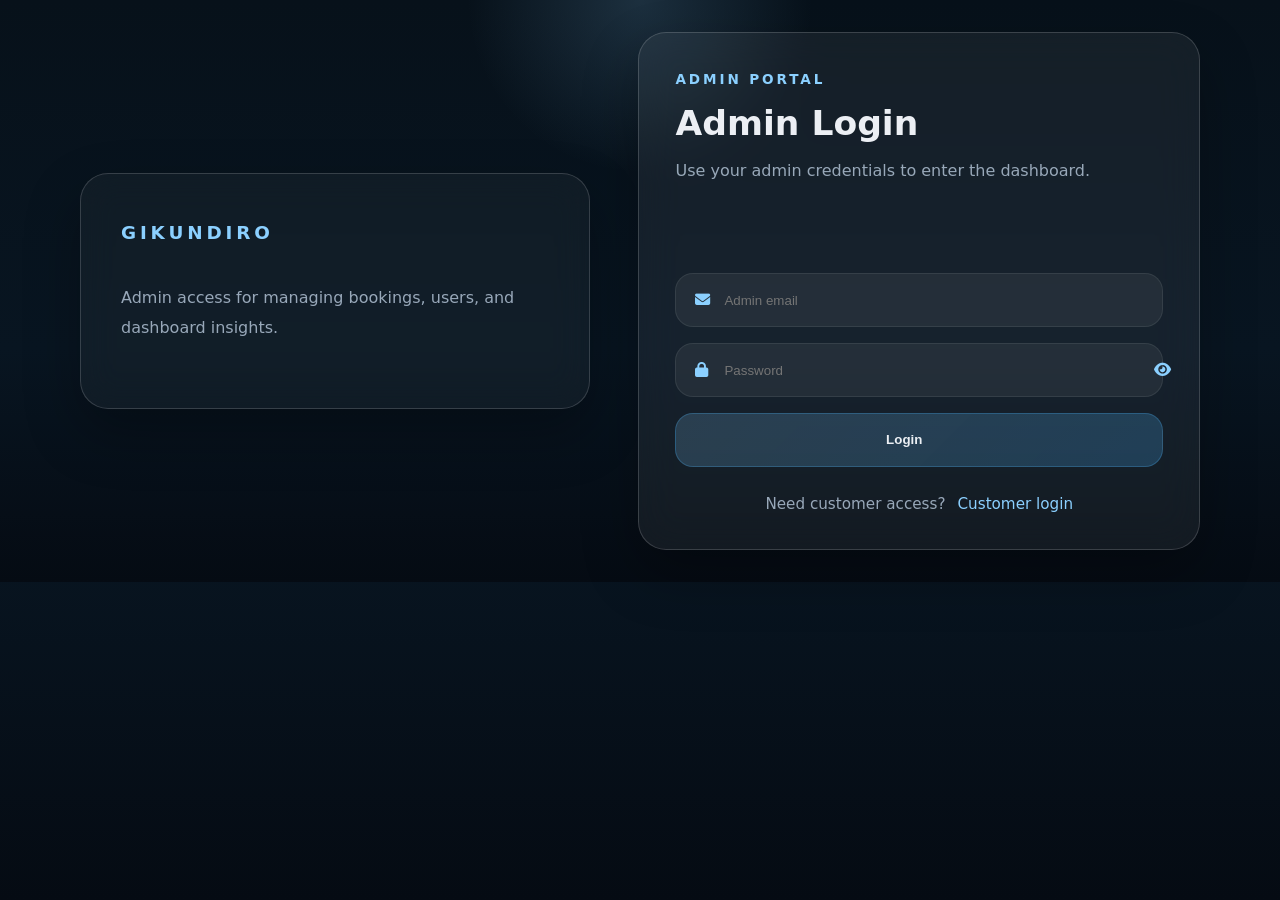
<file: admin-dashboard.html>
<!DOCTYPE html>
<html lang="en">
<head>
  <meta charset="UTF-8">
  <meta name="viewport" content="width=device-width, initial-scale=1.0">
  <title>Admin Dashboard | Gikundiro</title>
  <link rel="stylesheet" href="css/style.css">
  <link rel="stylesheet" href="https://cdnjs.cloudflare.com/ajax/libs/font-awesome/6.4.0/css/all.min.css">
</head>
<body data-page="admin-dashboard">
  <header class="dash-header">
    <div class="brand-mark">Gikundiro</div>
    <button id="logout-btn" class="btn-ghost"><i class="fa-solid fa-right-from-bracket"></i> Logout</button>
  </header>

  <main class="dashboard-layout">
    <section class="dash-panel welcome-panel">
      <div class="dash-title">
        <span>Admin Console</span>
        <h1>Administrator</h1>
      </div>
      <p class="dashboard-copy">Manage user access, review bookings, and monitor lounge performance from the admin dashboard.</p>
      <div class="action-grid">
        <a href="admin-menu.html" class="dash-card-link"><i class="fa-solid fa-utensils"></i> Manage Menu</a>
        <a href="admin-dashboard.html" class="dash-card-link"><i class="fa-solid fa-users"></i> Manage Customers</a>
        <a href="admin-dashboard.html" class="dash-card-link"><i class="fa-solid fa-chart-line"></i> View Analytics</a>
        <a href="admin-dashboard.html" class="dash-card-link"><i class="fa-solid fa-calendar-days"></i> Upcoming Events</a>
      </div>
    </section>

    <section class="dash-panel info-panel">
      <div class="dash-card">
        <h2>Admin Summary</h2>
        <p>Use the dashboard to oversee the customer experience and keep the lounge running smoothly.</p>
      </div>
      <div class="dash-card">
        <h2>Quick Actions</h2>
        <p>Approve reservations, update VIP offers, or review account activity with ease.</p>
      </div>
    </section>
  </main>

  <script src="js/script.js"></script>
</body>
</html>
</file>
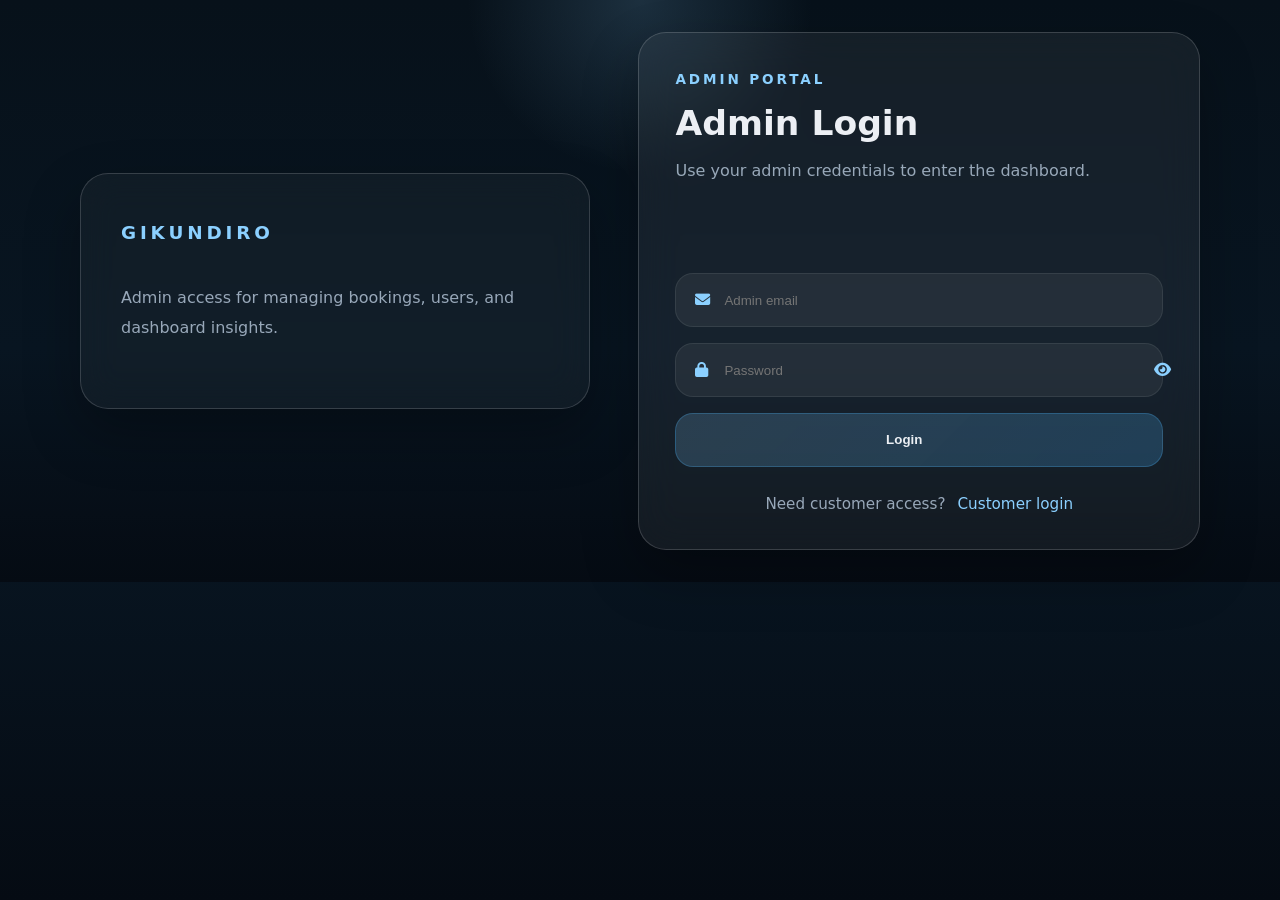
<file: admin-login.html>
<!DOCTYPE html>
<html lang="en">
<head>
  <meta charset="UTF-8">
  <meta name="viewport" content="width=device-width, initial-scale=1.0">
  <title>Admin Login | Gikundiro</title>
  <link rel="stylesheet" href="css/style.css">
  <link rel="stylesheet" href="https://cdnjs.cloudflare.com/ajax/libs/font-awesome/6.4.0/css/all.min.css">
</head>
<body data-page="admin-login">
  <div class="page-shell">
    <div class="hero-panel">
      <div class="brand-mark">Gikundiro</div>
      <p class="hero-copy">Admin access for managing bookings, users, and dashboard insights.</p>
    </div>

    <main class="form-frame">
      <div class="card-panel">
        <div class="card-head">
          <span class="card-label">Admin Portal</span>
          <h1>Admin Login</h1>
          <p>Use your admin credentials to enter the dashboard.</p>
        </div>

        <div class="alert-box" id="alert-box"></div>

        <form id="admin-form" class="auth-form">
          <div class="input-group">
            <i class="fa-solid fa-envelope"></i>
            <input type="email" id="admin-email" placeholder="Admin email" required>
          </div>

          <div class="input-group">
            <i class="fa-solid fa-lock"></i>
            <input type="password" id="admin-password" placeholder="Password" required>
            <button type="button" class="eye-toggle" data-target="admin-password"><i class="fa-solid fa-eye"></i></button>
          </div>

          <button type="submit" class="btn-primary" id="admin-button"><span>Login</span><span class="spinner"></span></button>
        </form>

        <div class="footer-line">
          <span>Need customer access?</span>
          <a href="customer-login.html">Customer login</a>
        </div>
      </div>
    </main>
  </div>
  <script src="js/script.js"></script>
</body>
</html>
</file>
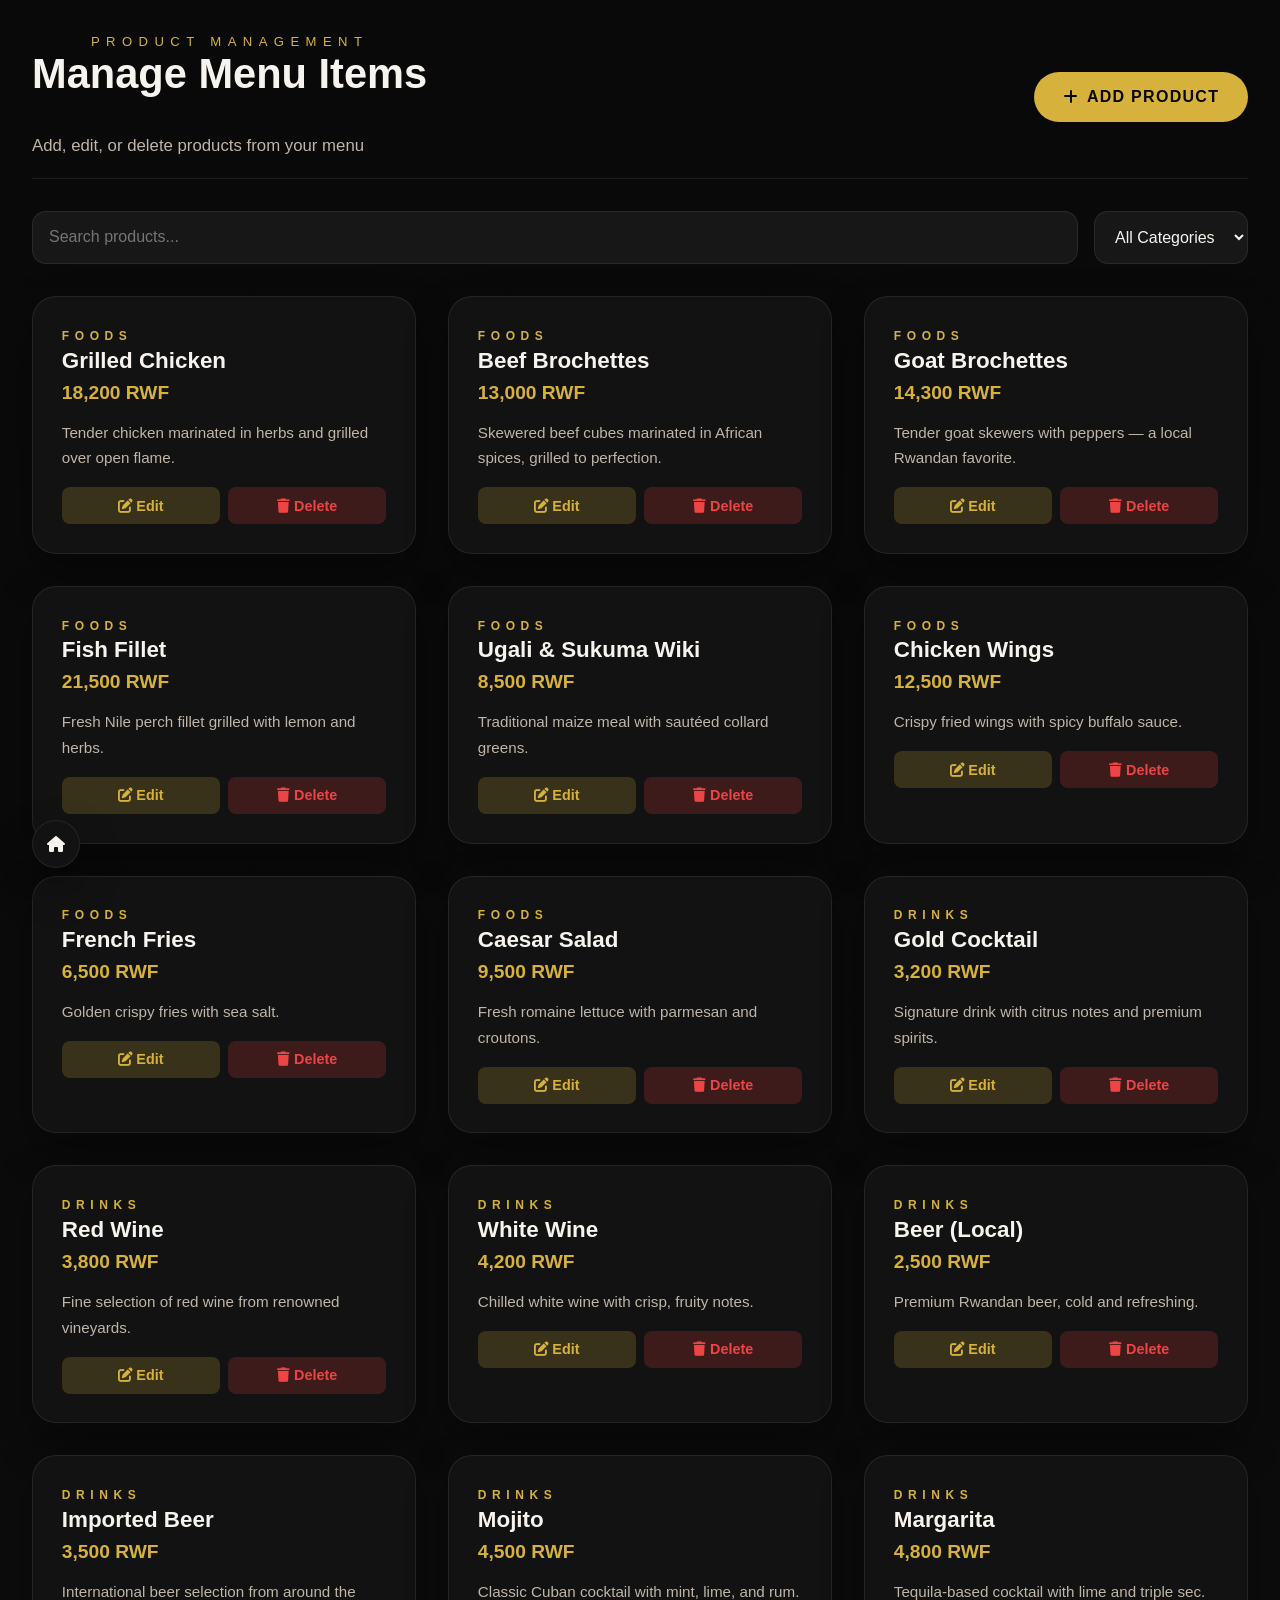
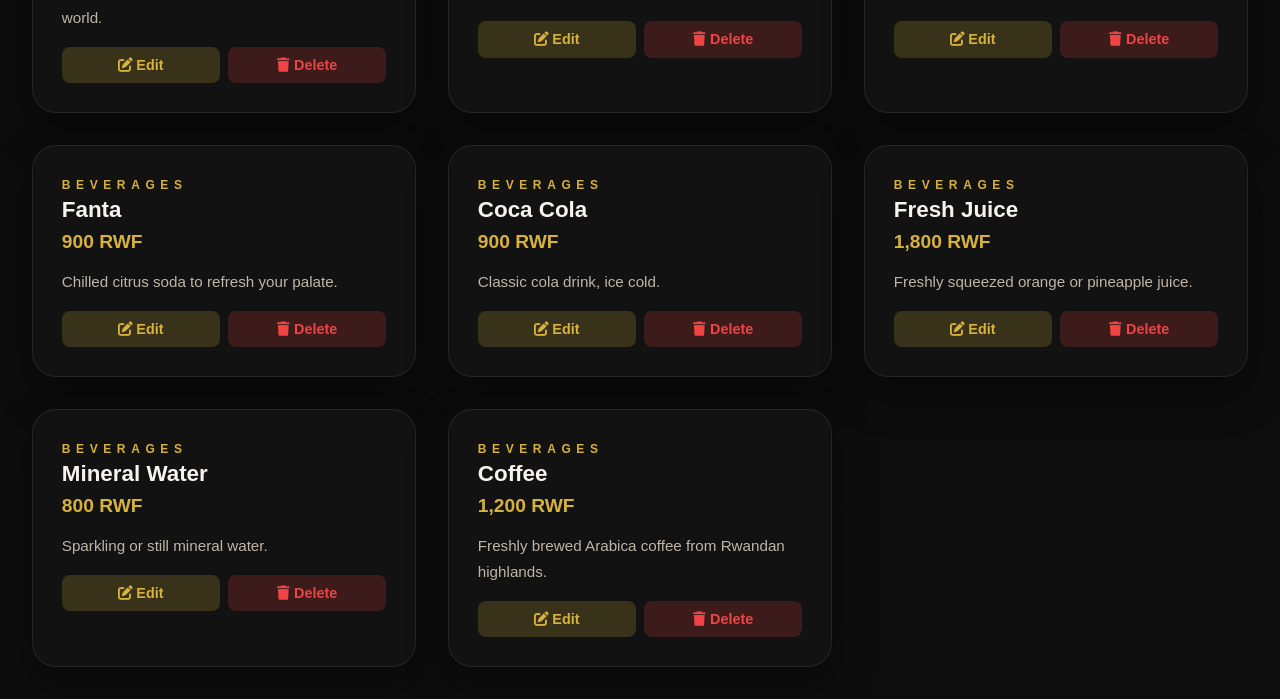
<file: admin-products.html>
<!DOCTYPE html>
<html lang="en">
<head>
    <meta charset="UTF-8">
    <meta name="viewport" content="width=device-width, initial-scale=1.0">
    <title>Product Management | Gikundiro Admin</title>
    <link rel="stylesheet" href="styles.css">
    <link rel="stylesheet" href="https://cdnjs.cloudflare.com/ajax/libs/font-awesome/6.4.0/css/all.min.css">
    <style>
        body {
            background: var(--body-bg);
            color: var(--text);
            font-family: 'Inter', sans-serif;
            min-height: 100vh;
        }
        
        .admin-container {
            max-width: 1400px;
            margin: 0 auto;
            padding: 2rem;
        }
        
        .admin-header {
            display: flex;
            justify-content: space-between;
            align-items: center;
            margin-bottom: 2rem;
            padding-bottom: 1rem;
            border-bottom: 1px solid var(--border-soft);
        }
        
        .admin-title {
            color: var(--text);
            font-size: 2.6rem;
            font-weight: 800;
            margin-bottom: 0.5rem;
        }
        
        .admin-subtitle {
            color: var(--muted);
            font-size: 1.05rem;
            line-height: 1.9;
        }
        
        .admin-actions {
            display: flex;
            gap: 1rem;
            flex-wrap: wrap;
        }
        
        .btn-add-product {
            background: var(--gold);
            color: #070707;
            border: none;
            padding: 1rem 1.8rem;
            border-radius: 999px;
            font-weight: 700;
            cursor: pointer;
            transition: all var(--transition);
            display: inline-flex;
            align-items: center;
            gap: 0.5rem;
            text-transform: uppercase;
            letter-spacing: 0.08rem;
        }
        
        .btn-add-product:hover {
            transform: translateY(-2px);
            box-shadow: 0 5px 15px rgba(214,178,60,0.3);
        }
        
        .products-grid {
            display: grid;
            gap: 2rem;
            grid-template-columns: repeat(auto-fit, minmax(320px, 1fr));
        }
        
        .product-card {
            background: var(--surface);
            border: 1px solid var(--border-soft);
            border-radius: 24px;
            padding: 1.8rem;
            box-shadow: var(--shadow);
            transition: transform var(--transition), border-color var(--transition);
        }
        
        .product-card:hover {
            transform: translateY(-5px);
            border-color: rgba(214,178,60,0.35);
        }
        
        .product-header {
            display: flex;
            justify-content: space-between;
            align-items: flex-start;
            margin-bottom: 1rem;
        }
        
        .product-info h3 {
            color: var(--text);
            font-size: 1.4rem;
            margin-bottom: 0.5rem;
        }
        
        .product-category {
            display: inline-block;
            color: var(--gold);
            text-transform: uppercase;
            letter-spacing: 0.35rem;
            font-size: 0.75rem;
            font-weight: 700;
            margin-bottom: 0.3rem;
        }
        
        .product-price {
            color: var(--gold);
            font-size: 1.2rem;
            font-weight: 800;
        }
        
        .product-description {
            color: var(--muted);
            line-height: 1.7;
            margin-bottom: 1rem;
            font-size: 0.95rem;
        }
        
        .product-actions {
            display: flex;
            gap: 0.5rem;
            justify-content: space-between;
        }
        
        .btn-edit, .btn-delete {
            padding: 0.65rem 1.2rem;
            border: none;
            border-radius: 8px;
            font-weight: 700;
            cursor: pointer;
            transition: all var(--transition);
            font-size: 0.9rem;
            flex: 1;
        }
        
        .btn-edit {
            background: rgba(214,178,60,0.2);
            color: var(--gold);
        }
        
        .btn-edit:hover {
            background: var(--gold);
            color: #070707;
            transform: scale(1.05);
        }
        
        .btn-delete {
            background: rgba(239,68,68,0.2);
            color: #ef4444;
        }
        
        .btn-delete:hover {
            background: #ef4444;
            color: white;
            transform: scale(1.05);
        }
        
        .modal-overlay {
            position: fixed;
            inset: 0;
            background: rgba(0,0,0,0.75);
            display: none;
            justify-content: center;
            align-items: center;
            padding: 1.5rem;
            z-index: 100;
        }
        
        .modal-overlay.active {
            display: flex;
        }
        
        .modal-card {
            width: 100%;
            max-width: 600px;
            background: var(--surface);
            border: 1px solid var(--border-soft);
            border-radius: 28px;
            padding: 2rem;
            box-shadow: var(--shadow);
            max-height: 90vh;
            overflow-y: auto;
        }
        
        .modal-header {
            display: flex;
            justify-content: space-between;
            align-items: center;
            margin-bottom: 1.5rem;
        }
        
        .modal-title {
            color: var(--text);
            font-size: 1.8rem;
            font-weight: 800;
        }
        
        .close-btn {
            background: none;
            border: none;
            color: var(--muted);
            font-size: 1.5rem;
            cursor: pointer;
            transition: color var(--transition);
            padding: 0.5rem;
        }
        
        .close-btn:hover {
            color: var(--text);
        }
        
        .form-group {
            margin-bottom: 1.5rem;
        }
        
        .form-group label {
            display: block;
            color: var(--text);
            font-weight: 600;
            margin-bottom: 0.5rem;
        }
        
        .form-group input,
        .form-group select,
        .form-group textarea {
            width: 100%;
            background: var(--surface-soft);
            border: 1px solid var(--border-soft);
            border-radius: 14px;
            padding: 1rem;
            color: var(--text);
            font-family: inherit;
            transition: border-color var(--transition);
        }
        
        .form-group input:focus,
        .form-group select:focus,
        .form-group textarea:focus {
            outline: none;
            border-color: var(--gold);
        }
        
        .form-group textarea {
            resize: vertical;
            min-height: 100px;
        }
        
        .form-actions {
            display: flex;
            gap: 1rem;
            justify-content: flex-end;
        }
        
        .btn-cancel {
            background: transparent;
            color: var(--text);
            border: 1px solid var(--border-soft);
            padding: 1rem 1.8rem;
            border-radius: 999px;
            font-weight: 700;
            cursor: pointer;
            transition: all var(--transition);
            text-transform: uppercase;
            letter-spacing: 0.08rem;
        }
        
        .btn-cancel:hover {
            background: var(--surface-soft);
            transform: translateY(-2px);
        }
        
        .btn-save {
            background: var(--gold);
            color: #070707;
            border: none;
            padding: 1rem 1.8rem;
            border-radius: 999px;
            font-weight: 700;
            cursor: pointer;
            transition: all var(--transition);
            text-transform: uppercase;
            letter-spacing: 0.08rem;
        }
        
        .btn-save:hover {
            transform: translateY(-2px);
            box-shadow: 0 5px 15px rgba(214,178,60,0.3);
        }
        
        .search-filter {
            display: flex;
            gap: 1rem;
            margin-bottom: 2rem;
            flex-wrap: wrap;
        }
        
        .search-input {
            flex: 1;
            min-width: 200px;
            background: var(--surface-soft);
            border: 1px solid var(--border-soft);
            border-radius: 14px;
            padding: 1rem;
            color: var(--text);
            transition: border-color var(--transition);
        }
        
        .search-input:focus {
            outline: none;
            border-color: var(--gold);
        }
        
        .filter-select {
            background: var(--surface-soft);
            border: 1px solid var(--border-soft);
            border-radius: 14px;
            padding: 1rem;
            color: var(--text);
            transition: border-color var(--transition);
        }
        
        .filter-select:focus {
            outline: none;
            border-color: var(--gold);
        }
        
        .back-to-home {
            position: fixed;
            bottom: 2rem;
            left: 2rem;
            background: var(--surface);
            border: 1px solid var(--border-soft);
            padding: 1rem;
            border-radius: 50%;
            color: var(--text);
            text-decoration: none;
            transition: all var(--transition);
            box-shadow: var(--shadow);
            width: 48px;
            height: 48px;
            display: flex;
            align-items: center;
            justify-content: center;
        }
        
        .back-to-home:hover {
            transform: translateY(-2px);
            border-color: rgba(214,178,60,0.35);
        }
        
        .empty-state {
            text-align: center;
            padding: 4rem 2rem;
            color: var(--muted);
        }
        
        .empty-state i {
            font-size: 4rem;
            color: var(--border-soft);
            margin-bottom: 1rem;
        }
        
        .empty-state h3 {
            color: var(--text);
            margin-bottom: 0.5rem;
        }
        
        .section-header {
            text-align: center;
            margin-bottom: 2rem;
        }
        
        .section-header span {
            color: var(--gold);
            text-transform: uppercase;
            letter-spacing: 0.4rem;
            font-size: 0.82rem;
        }
        
        @media (max-width: 768px) {
            .admin-header {
                flex-direction: column;
                gap: 1rem;
                align-items: flex-start;
            }
            
            .products-grid {
                grid-template-columns: 1fr;
            }
            
            .search-filter {
                flex-direction: column;
            }
            
            .admin-title {
                font-size: 2rem;
            }
        }
    </style>
</head>
<body>
    <div class="admin-container">
        <header class="admin-header">
            <div>
                <div class="section-header">
                    <span>Product Management</span>
                    <h1 class="admin-title">Manage Menu Items</h1>
                </div>
                <p class="admin-subtitle">Add, edit, or delete products from your menu</p>
            </div>
            <div class="admin-actions">
                <button class="btn-add-product" onclick="openAddModal()">
                    <i class="fas fa-plus"></i>
                    Add Product
                </button>
            </div>
        </header>

        <div class="search-filter">
            <input type="text" class="search-input" id="searchInput" placeholder="Search products..." onkeyup="filterProducts()">
            <select class="filter-select" id="categoryFilter" onchange="filterProducts()">
                <option value="">All Categories</option>
                <option value="FOODS">Foods</option>
                <option value="DRINKS">Drinks</option>
                <option value="BEVERAGES">Beverages</option>
            </select>
        </div>

        <div class="products-grid" id="productsGrid">
            <!-- Products will be loaded here -->
        </div>

        <div class="empty-state" id="emptyState" style="display: none;">
            <i class="fas fa-utensils"></i>
            <h3>No products found</h3>
            <p>Start by adding your first product</p>
        </div>
    </div>

    <a href="index.html" class="back-to-home" title="Back to Home">
        <i class="fas fa-home"></i>
    </a>

    <!-- Product Modal -->
    <div class="modal-overlay" id="productModal">
        <div class="modal-card">
            <div class="modal-header">
                <h2 class="modal-title" id="modalTitle">Add New Product</h2>
                <button class="close-btn" onclick="closeModal()">
                    <i class="fas fa-times"></i>
                </button>
            </div>
            
            <form id="productForm">
                <div class="form-group">
                    <label for="productName">Product Name *</label>
                    <input type="text" id="productName" required>
                </div>
                
                <div class="form-group">
                    <label for="productCategory">Category *</label>
                    <select id="productCategory" required>
                        <option value="">Select Category</option>
                        <option value="FOODS">Foods</option>
                        <option value="DRINKS">Drinks</option>
                        <option value="BEVERAGES">Beverages</option>
                    </select>
                </div>
                
                <div class="form-group">
                    <label for="productPrice">Price (RWF) *</label>
                    <input type="number" id="productPrice" min="0" required>
                </div>
                
                <div class="form-group">
                    <label for="productDescription">Description</label>
                    <textarea id="productDescription" placeholder="Describe your product..."></textarea>
                </div>
                
                <div class="form-group">
                    <label for="productImage">Image Path</label>
                    <input type="text" id="productImage" placeholder="./images/product.jpg">
                </div>
                
                <div class="form-actions">
                    <button type="button" class="btn-cancel" onclick="closeModal()">Cancel</button>
                    <button type="submit" class="btn-save">Save Product</button>
                </div>
            </form>
        </div>
    </div>

    <script>
        // Initialize with default menu data if localStorage is empty
        let products = JSON.parse(localStorage.getItem('gikundiroMenu')) || [
            { name: 'Grilled Chicken', desc: 'Tender chicken marinated in herbs and grilled over open flame.', price: 18200, category: 'FOODS', image: './images/JUNGLE GRILL.jfif' },
            { name: 'Beef Brochettes', desc: 'Skewered beef cubes marinated in African spices, grilled to perfection.', price: 13000, category: 'FOODS', image: './images/"The JUICIEST BBQ Kebabs Ever! 🤤🔥 _ Perfect Grill Shots!".jfif' },
            { name: 'Goat Brochettes', desc: 'Tender goat skewers with peppers — a local Rwandan favorite.', price: 14300, category: 'FOODS', image: './images/"The JUICIEST BBQ Kebabs Ever! 🤤🔥 _ Perfect Grill Shots!".jfif' },
            { name: 'Fish Fillet', desc: 'Fresh Nile perch fillet grilled with lemon and herbs.', price: 21500, category: 'FOODS', image: './images/Easy Saucy Ramen Noodles (Vegan Recipe).jfif' },
            { name: 'Ugali & Sukuma Wiki', desc: 'Traditional maize meal with sautéed collard greens.', price: 8500, category: 'FOODS', image: './images/america-vibes.jfif' },
            { name: 'Chicken Wings', desc: 'Crispy fried wings with spicy buffalo sauce.', price: 12500, category: 'FOODS', image: './images/download (20).jfif' },
            { name: 'French Fries', desc: 'Golden crispy fries with sea salt.', price: 6500, category: 'FOODS', image: './images/download (22).jfif' },
            { name: 'Caesar Salad', desc: 'Fresh romaine lettuce with parmesan and croutons.', price: 9500, category: 'FOODS', image: './images/download (23).jfif' },
            { name: 'Gold Cocktail', desc: 'Signature drink with citrus notes and premium spirits.', price: 3200, category: 'DRINKS', image: './images/download (12).jfif' },
            { name: 'Red Wine', desc: 'Fine selection of red wine from renowned vineyards.', price: 3800, category: 'DRINKS', image: './images/download (13).jfif' },
            { name: 'White Wine', desc: 'Chilled white wine with crisp, fruity notes.', price: 4200, category: 'DRINKS', image: './images/download (14).jfif' },
            { name: 'Beer (Local)', desc: 'Premium Rwandan beer, cold and refreshing.', price: 2500, category: 'DRINKS', image: './images/download (24).jfif' },
            { name: 'Imported Beer', desc: 'International beer selection from around the world.', price: 3500, category: 'DRINKS', image: './images/download (25).jfif' },
            { name: 'Mojito', desc: 'Classic Cuban cocktail with mint, lime, and rum.', price: 4500, category: 'DRINKS', image: './images/download (20).jfif' },
            { name: 'Margarita', desc: 'Tequila-based cocktail with lime and triple sec.', price: 4800, category: 'DRINKS', image: './images/download (22).jfif' },
            { name: 'Fanta', desc: 'Chilled citrus soda to refresh your palate.', price: 900, category: 'BEVERAGES', image: './images/download (23).jfif' },
            { name: 'Coca Cola', desc: 'Classic cola drink, ice cold.', price: 900, category: 'BEVERAGES', image: './images/download (24).jfif' },
            { name: 'Fresh Juice', desc: 'Freshly squeezed orange or pineapple juice.', price: 1800, category: 'BEVERAGES', image: './images/download (25).jfif' },
            { name: 'Mineral Water', desc: 'Sparkling or still mineral water.', price: 800, category: 'BEVERAGES', image: './images/Easy Saucy Ramen Noodles (Vegan Recipe).jfif' },
            { name: 'Coffee', desc: 'Freshly brewed Arabica coffee from Rwandan highlands.', price: 1200, category: 'BEVERAGES', image: './images/america-vibes.jfif' }
        ];
        let editingIndex = -1;

        function loadProducts() {
            const grid = document.getElementById('productsGrid');
            const emptyState = document.getElementById('emptyState');
            
            if (products.length === 0) {
                grid.style.display = 'none';
                emptyState.style.display = 'block';
                return;
            }
            
            grid.style.display = 'grid';
            emptyState.style.display = 'none';
            
            grid.innerHTML = products.map((product, index) => `
                <div class="product-card">
                    <div class="product-header">
                        <div class="product-info">
                            <span class="product-category">${product.category}</span>
                            <h3>${product.name}</h3>
                            <div class="product-price">${product.price.toLocaleString()} RWF</div>
                        </div>
                    </div>
                    <div class="product-description">${product.desc || 'No description available'}</div>
                    <div class="product-actions">
                        <button class="btn-edit" onclick="editProduct(${index})">
                            <i class="fas fa-edit"></i> Edit
                        </button>
                        <button class="btn-delete" onclick="deleteProduct(${index})">
                            <i class="fas fa-trash"></i> Delete
                        </button>
                    </div>
                </div>
            `).join('');
        }

        function filterProducts() {
            const searchTerm = document.getElementById('searchInput').value.toLowerCase();
            const categoryFilter = document.getElementById('categoryFilter').value;
            
            const filteredProducts = products.filter(product => {
                const matchesSearch = product.name.toLowerCase().includes(searchTerm) || 
                                     (product.desc && product.desc.toLowerCase().includes(searchTerm));
                const matchesCategory = !categoryFilter || product.category === categoryFilter;
                return matchesSearch && matchesCategory;
            });
            
            const grid = document.getElementById('productsGrid');
            const emptyState = document.getElementById('emptyState');
            
            if (filteredProducts.length === 0) {
                grid.style.display = 'none';
                emptyState.style.display = 'block';
                emptyState.innerHTML = `
                    <i class="fas fa-search"></i>
                    <h3>No products found</h3>
                    <p>Try adjusting your search or filters</p>
                `;
            } else {
                grid.style.display = 'grid';
                emptyState.style.display = 'none';
                
                grid.innerHTML = filteredProducts.map((product, index) => {
                    const originalIndex = products.indexOf(product);
                    return `
                        <div class="product-card">
                            <div class="product-header">
                                <div class="product-info">
                                    <span class="product-category">${product.category}</span>
                                    <h3>${product.name}</h3>
                                    <div class="product-price">${product.price.toLocaleString()} RWF</div>
                                </div>
                            </div>
                            <div class="product-description">${product.desc || 'No description available'}</div>
                            <div class="product-actions">
                                <button class="btn-edit" onclick="editProduct(${originalIndex})">
                                    <i class="fas fa-edit"></i> Edit
                                </button>
                                <button class="btn-delete" onclick="deleteProduct(${originalIndex})">
                                    <i class="fas fa-trash"></i> Delete
                                </button>
                            </div>
                        </div>
                    `;
                }).join('');
            }
        }

        function openAddModal() {
            editingIndex = -1;
            document.getElementById('modalTitle').textContent = 'Add New Product';
            document.getElementById('productForm').reset();
            document.getElementById('productModal').classList.add('active');
        }

        function editProduct(index) {
            editingIndex = index;
            const product = products[index];
            
            document.getElementById('modalTitle').textContent = 'Edit Product';
            document.getElementById('productName').value = product.name;
            document.getElementById('productCategory').value = product.category;
            document.getElementById('productPrice').value = product.price;
            document.getElementById('productDescription').value = product.desc || '';
            document.getElementById('productImage').value = product.image || '';
            
            document.getElementById('productModal').classList.add('active');
        }

        function closeModal() {
            document.getElementById('productModal').classList.remove('active');
            document.getElementById('productForm').reset();
            editingIndex = -1;
        }

        function deleteProduct(index) {
            if (confirm('Are you sure you want to delete this product?')) {
                products.splice(index, 1);
                localStorage.setItem('gikundiroMenu', JSON.stringify(products));
                loadProducts();
                
                // Show success message
                const successMsg = document.createElement('div');
                successMsg.style.cssText = `
                    position: fixed;
                    top: 2rem;
                    right: 2rem;
                    background: #4ade80;
                    color: #070707;
                    padding: 1rem 1.5rem;
                    border-radius: 12px;
                    font-weight: 600;
                    z-index: 1000;
                    animation: slideIn 0.3s ease;
                `;
                successMsg.textContent = 'Product deleted successfully!';
                document.body.appendChild(successMsg);
                
                setTimeout(() => {
                    successMsg.remove();
                }, 3000);
            }
        }

        document.getElementById('productForm').addEventListener('submit', function(e) {
            e.preventDefault();
            
            const productData = {
                name: document.getElementById('productName').value,
                category: document.getElementById('productCategory').value,
                price: parseInt(document.getElementById('productPrice').value),
                desc: document.getElementById('productDescription').value,
                image: document.getElementById('productImage').value || './images/default-product.jpg'
            };
            
            if (editingIndex >= 0) {
                products[editingIndex] = productData;
                successMessage = 'Product updated successfully!';
            } else {
                products.push(productData);
                successMessage = 'Product added successfully!';
            }
            
            localStorage.setItem('gikundiroMenu', JSON.stringify(products));
            loadProducts();
            closeModal();
            
            // Show success message
            const successMsg = document.createElement('div');
            successMsg.style.cssText = `
                position: fixed;
                top: 2rem;
                right: 2rem;
                background: #4ade80;
                color: #070707;
                padding: 1rem 1.5rem;
                border-radius: 12px;
                font-weight: 600;
                z-index: 1000;
                animation: slideIn 0.3s ease;
            `;
            successMsg.textContent = successMessage;
            document.body.appendChild(successMsg);
            
            setTimeout(() => {
                successMsg.remove();
            }, 3000);
        });

        // Close modal when clicking outside
        document.getElementById('productModal').addEventListener('click', function(e) {
            if (e.target === this) {
                closeModal();
            }
        });

        // Add animation
        const style = document.createElement('style');
        style.textContent = `
            @keyframes slideIn {
                from {
                    transform: translateX(100%);
                    opacity: 0;
                }
                to {
                    transform: translateX(0);
                    opacity: 1;
                }
            }
        `;
        document.head.appendChild(style);

        // Initialize
        document.addEventListener('DOMContentLoaded', function() {
            loadProducts();
        });
    </script>
</body>
</html>
</file>
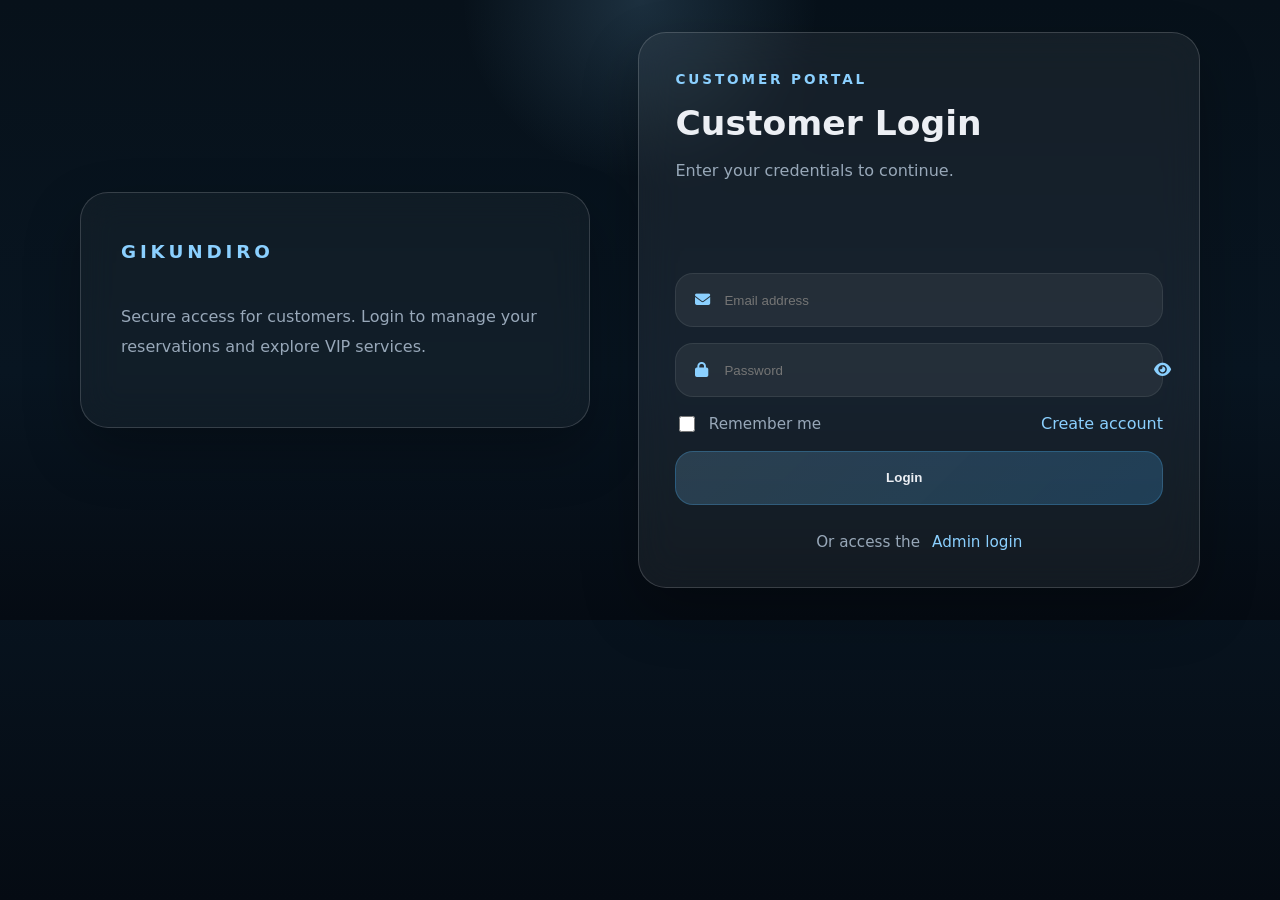
<file: customer-dashboard.html>
<!DOCTYPE html>
<html lang="en">
<head>
  <meta charset="UTF-8">
  <meta name="viewport" content="width=device-width, initial-scale=1.0">
  <title>Customer Dashboard | Gikundiro</title>
  <link rel="stylesheet" href="css/style.css">
  <link rel="stylesheet" href="https://cdnjs.cloudflare.com/ajax/libs/font-awesome/6.4.0/css/all.min.css">
</head>
<body data-page="customer-dashboard">
  <header class="dash-header">
    <div class="brand-mark">Gikundiro</div>
    <button id="logout-btn" class="btn-ghost"><i class="fa-solid fa-right-from-bracket"></i> Logout</button>
  </header>

  <main class="dashboard-layout">
    <section class="dash-panel welcome-panel">
      <div class="dash-title">
        <span>Welcome back</span>
        <h1 id="dashboard-title">Customer</h1>
      </div>
      <p id="dashboard-message">Your customer dashboard is ready. Manage your bookings and explore premium lounge services.</p>
      <div class="action-grid">
        <a href="customer-login.html" class="dash-card-link"><i class="fa-solid fa-calendar-check"></i> View Reservations</a>
        <a href="customer-login.html" class="dash-card-link"><i class="fa-solid fa-glass-cheers"></i> Explore VIP Menu</a>
        <a href="customer-login.html" class="dash-card-link"><i class="fa-solid fa-comments"></i> Contact Support</a>
      </div>
    </section>

    <section class="dash-panel info-panel">
      <div class="dash-card">
        <h2>Customer Overview</h2>
        <p>Access your latest bookings, favorite rooms, and upcoming events from one place.</p>
      </div>
      <div class="dash-card">
        <h2>Exclusive Offers</h2>
        <p>Sign in often to receive VIP recommendations and seasonal promotions.</p>
      </div>
    </section>
  </main>

  <script src="js/script.js"></script>
</body>
</html>
</file>
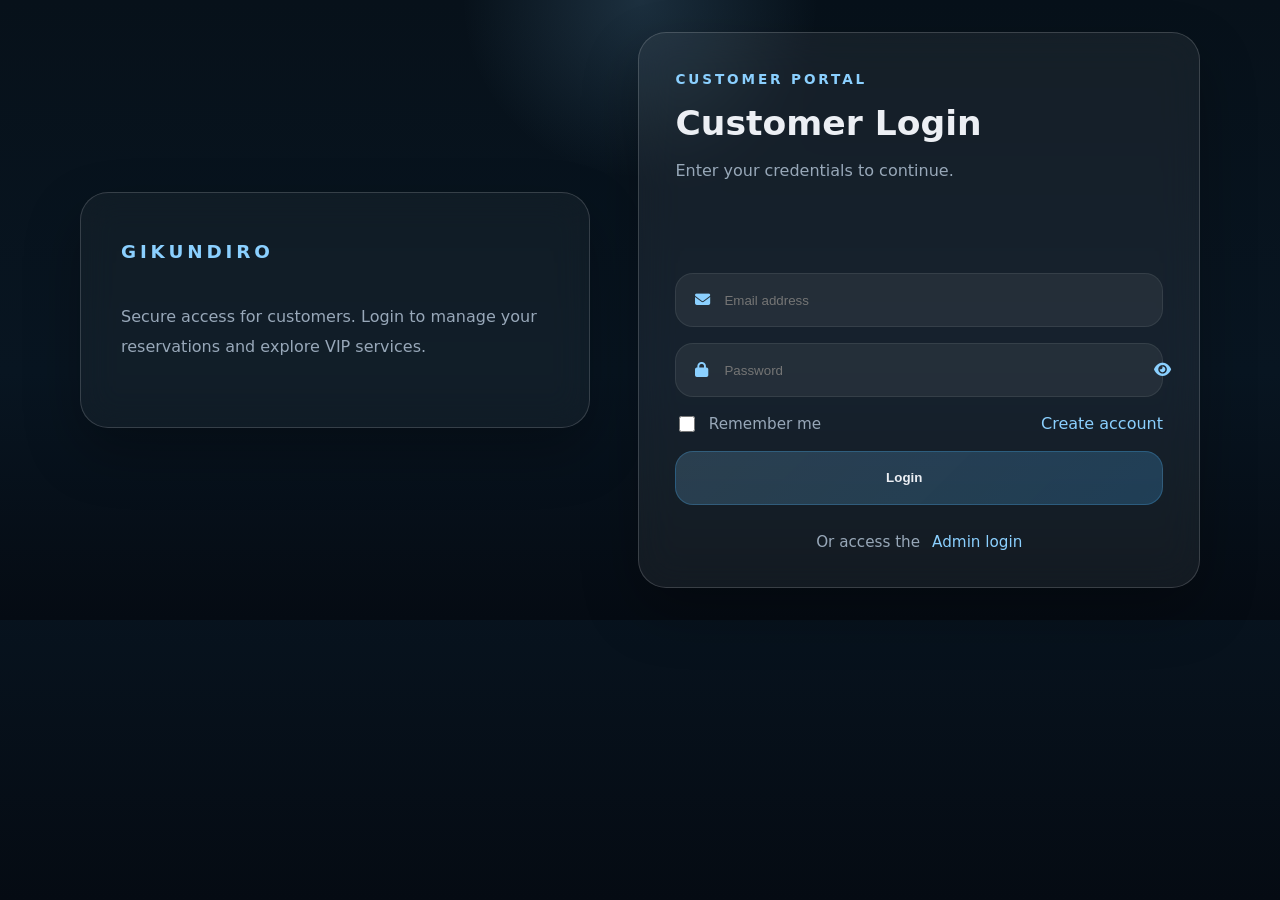
<file: customer-login.html>
<!DOCTYPE html>
<html lang="en">
<head>
  <meta charset="UTF-8">
  <meta name="viewport" content="width=device-width, initial-scale=1.0">
  <title>Customer Login | Gikundiro</title>
  <link rel="stylesheet" href="css/style.css">
  <link rel="stylesheet" href="https://cdnjs.cloudflare.com/ajax/libs/font-awesome/6.4.0/css/all.min.css">
</head>
<body data-page="customer-login">
  <div class="page-shell">
    <div class="hero-panel">
      <div class="brand-mark">Gikundiro</div>
      <p class="hero-copy">Secure access for customers. Login to manage your reservations and explore VIP services.</p>
    </div>

    <main class="form-frame">
      <div class="card-panel">
        <div class="card-head">
          <span class="card-label">Customer Portal</span>
          <h1>Customer Login</h1>
          <p>Enter your credentials to continue.</p>
        </div>

        <div class="alert-box" id="alert-box"></div>

        <form id="login-form" class="auth-form">
          <div class="input-group">
            <i class="fa-solid fa-envelope"></i>
            <input type="email" id="login-email" placeholder="Email address" required>
          </div>

          <div class="input-group">
            <i class="fa-solid fa-lock"></i>
            <input type="password" id="login-password" placeholder="Password" required>
            <button type="button" class="eye-toggle" data-target="login-password"><i class="fa-solid fa-eye"></i></button>
          </div>

          <div class="form-row between">
            <label class="checkbox-label"><input type="checkbox" id="remember-me"><span>Remember me</span></label>
            <a href="customer-signup.html" class="text-link">Create account</a>
          </div>

          <button type="submit" class="btn-primary" id="login-button"><span>Login</span><span class="spinner"></span></button>
        </form>

        <div class="footer-line">
          <span>Or access the</span>
          <a href="admin-login.html">Admin login</a>
        </div>
      </div>
    </main>
  </div>
  <script src="js/script.js"></script>
</body>
</html>
</file>
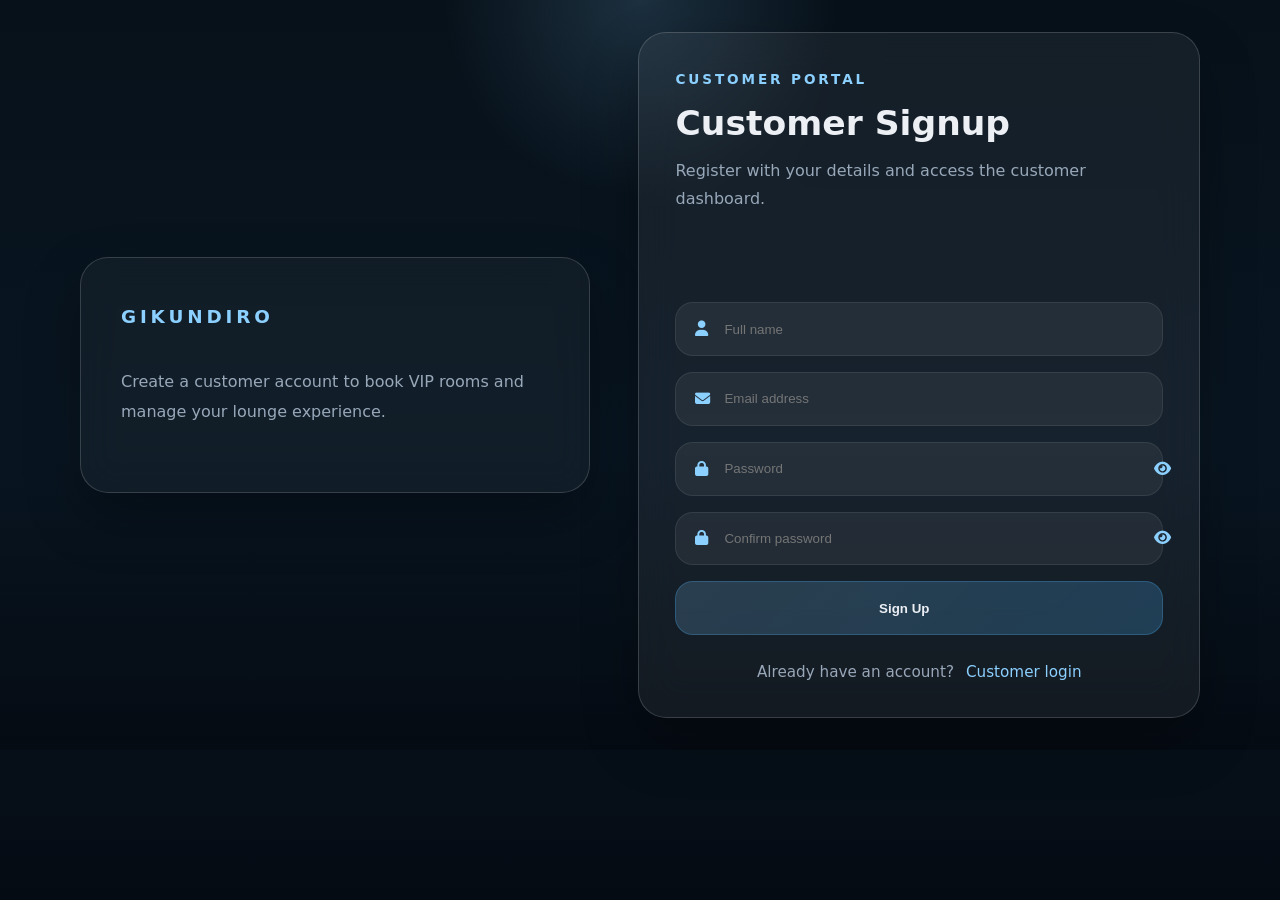
<file: customer-signup.html>
<!DOCTYPE html>
<html lang="en">
<head>
  <meta charset="UTF-8">
  <meta name="viewport" content="width=device-width, initial-scale=1.0">
  <title>Customer Signup | Gikundiro</title>
  <link rel="stylesheet" href="css/style.css">
  <link rel="stylesheet" href="https://cdnjs.cloudflare.com/ajax/libs/font-awesome/6.4.0/css/all.min.css">
</head>
<body data-page="customer-signup">
  <div class="page-shell">
    <div class="hero-panel">
      <div class="brand-mark">Gikundiro</div>
      <p class="hero-copy">Create a customer account to book VIP rooms and manage your lounge experience.</p>
    </div>

    <main class="form-frame">
      <div class="card-panel">
        <div class="card-head">
          <span class="card-label">Customer Portal</span>
          <h1>Customer Signup</h1>
          <p>Register with your details and access the customer dashboard.</p>
        </div>

        <div class="alert-box" id="alert-box"></div>

        <form id="signup-form" class="auth-form">
          <div class="input-group">
            <i class="fa-solid fa-user"></i>
            <input type="text" id="signup-name" placeholder="Full name" required>
          </div>

          <div class="input-group">
            <i class="fa-solid fa-envelope"></i>
            <input type="email" id="signup-email" placeholder="Email address" required>
          </div>

          <div class="input-group">
            <i class="fa-solid fa-lock"></i>
            <input type="password" id="signup-password" placeholder="Password" required>
            <button type="button" class="eye-toggle" data-target="signup-password"><i class="fa-solid fa-eye"></i></button>
          </div>

          <div class="input-group">
            <i class="fa-solid fa-lock"></i>
            <input type="password" id="signup-confirm" placeholder="Confirm password" required>
            <button type="button" class="eye-toggle" data-target="signup-confirm"><i class="fa-solid fa-eye"></i></button>
          </div>

          <button type="submit" class="btn-primary" id="signup-button"><span>Sign Up</span><span class="spinner"></span></button>
        </form>

        <div class="footer-line">
          <span>Already have an account?</span>
          <a href="customer-login.html">Customer login</a>
        </div>
      </div>
    </main>
  </div>
  <script src="js/script.js"></script>
</body>
</html>
</file>
<file: css/style.css>
:root {
  --bg: #0d1117;
  --panel: rgba(255,255,255,0.08);
  --panel-strong: rgba(255,255,255,0.12);
  --text: #eceff4;
  --muted: #98a8b9;
  --accent: #8bd0ff;
  --accent-strong: #4bb7ff;
  --success: #7ee787;
  --error: #ff7a7a;
  --shadow: 0 24px 55px rgba(0,0,0,0.28);
  --radius: 28px;
  --border: rgba(255,255,255,0.16);
  --border-soft: rgba(255,255,255,0.08);
}

* {
  box-sizing: border-box;
}

html, body {
  margin: 0;
  min-height: 100%;
  font-family: Inter, system-ui, -apple-system, BlinkMacSystemFont, "Segoe UI", sans-serif;
  background: radial-gradient(circle at top, rgba(139,208,255,0.16), transparent 20%),
              linear-gradient(180deg, #07111a 0%, #081521 60%, #050b13 100%);
  color: var(--text);
}

body {
  display: flex;
  align-items: center;
  justify-content: center;
  padding: 2rem;
}

img {
  max-width: 100%;
  display: block;
}

.page-shell {
  width: min(1120px, 100%);
  display: grid;
  grid-template-columns: 1fr 1.1fr;
  gap: 3rem;
  align-items: center;
}

.hero-panel {
  padding: 3rem 2.5rem;
  border-radius: var(--radius);
  border: 1px solid var(--border);
  background: rgba(255,255,255,0.04);
  backdrop-filter: blur(18px);
  box-shadow: var(--shadow);
}

.brand-mark {
  display: inline-flex;
  align-items: center;
  gap: 0.8rem;
  color: var(--accent);
  font-size: 1.15rem;
  font-weight: 700;
  letter-spacing: 0.24rem;
  text-transform: uppercase;
  margin-bottom: 1.5rem;
}

.hero-copy {
  font-size: 1rem;
  line-height: 1.9;
  color: var(--muted);
  max-width: 40rem;
}

.form-frame,
.dashboard-layout {
  display: flex;
  align-items: center;
  justify-content: center;
}

.card-panel,
.dash-panel {
  width: 100%;
  background: rgba(255,255,255,0.06);
  border: 1px solid var(--border);
  border-radius: var(--radius);
  box-shadow: var(--shadow);
  backdrop-filter: blur(20px);
  padding: 2.25rem;
}

.card-head {
  margin-bottom: 2rem;
}

.card-label {
  display: inline-flex;
  margin-bottom: 1rem;
  color: var(--accent);
  font-size: 0.85rem;
  font-weight: 700;
  text-transform: uppercase;
  letter-spacing: 0.18rem;
}

.card-head h1 {
  margin: 0;
  font-size: clamp(2rem, 2.7vw, 2.75rem);
}

.card-head p {
  color: var(--muted);
  line-height: 1.8;
  margin-top: 0.85rem;
}

.auth-form {
  display: grid;
  gap: 1rem;
}

.input-group {
  position: relative;
  display: grid;
}

.input-group i {
  position: absolute;
  left: 1.2rem;
  top: 50%;
  transform: translateY(-50%);
  color: var(--accent);
  font-size: 0.95rem;
}

.input-group input {
  width: 100%;
  border: 1px solid var(--border-soft);
  border-radius: 18px;
  padding: 1.15rem 1.3rem 1.15rem 3rem;
  background: rgba(255,255,255,0.06);
  color: var(--text);
  outline: none;
  transition: border-color 0.25s ease, transform 0.25s ease, background 0.25s ease;
}

.input-group input:focus {
  border-color: rgba(139,208,255,0.75);
  background: rgba(255,255,255,0.1);
  transform: translateY(-1px);
}

.eye-toggle {
  position: absolute;
  right: 1rem;
  top: 50%;
  transform: translateY(-50%);
  border: none;
  background: transparent;
  color: var(--muted);
  font-size: 0.95rem;
  cursor: pointer;
}

.form-row {
  display: flex;
  align-items: center;
  justify-content: space-between;
  gap: 1rem;
  flex-wrap: wrap;
}

.checkbox-label {
  display: inline-flex;
  align-items: center;
  gap: 0.65rem;
  color: var(--muted);
  font-size: 0.95rem;
}

.checkbox-label input {
  width: 1rem;
  height: 1rem;
  accent-color: var(--accent);
}

.text-link,
.footer-line a {
  color: var(--accent);
  text-decoration: none;
  transition: color 0.2s ease;
}

.text-link:hover,
.footer-line a:hover {
  color: var(--accent-strong);
}

.btn-primary,
.btn-ghost {
  display: inline-flex;
  align-items: center;
  justify-content: center;
  gap: 0.75rem;
  width: 100%;
  padding: 1.05rem 1.2rem;
  border-radius: 18px;
  border: 1px solid transparent;
  cursor: pointer;
  transition: transform 0.2s ease, background 0.2s ease, border-color 0.2s ease;
  font-weight: 700;
}

.btn-primary {
  background: linear-gradient(135deg, rgba(139,208,255,0.18), rgba(75,183,255,0.22));
  color: var(--text);
  border-color: rgba(75,183,255,0.25);
}

.btn-primary:hover {
  transform: translateY(-2px);
  background: linear-gradient(135deg, rgba(139,208,255,0.26), rgba(75,183,255,0.3));
}

.btn-ghost {
  color: var(--text);
  border-color: var(--border-soft);
  background: rgba(255,255,255,0.03);
  max-width: 220px;
}

.btn-ghost:hover {
  background: rgba(255,255,255,0.08);
}

.spinner {
  width: 18px;
  height: 18px;
  border: 2px solid rgba(255,255,255,0.2);
  border-top-color: var(--text);
  border-radius: 50%;
  animation: spin 0.75s linear infinite;
  opacity: 0;
  transform: scale(0.9);
}

.btn-loading .spinner {
  opacity: 1;
  transform: scale(1);
}

.alert-box {
  min-height: 2.5rem;
  border-radius: 16px;
  border: 1px solid transparent;
  background: transparent;
  color: var(--text);
  padding: 0.85rem 1rem;
  margin-bottom: 1rem;
  transition: background 0.25s ease, border-color 0.25s ease, color 0.25s ease;
}

.alert-box.show {
  display: block;
}

.alert-box.success {
  background: rgba(126,231,135,0.14);
  border-color: rgba(126,231,135,0.28);
  color: #deffdd;
}

.alert-box.error {
  background: rgba(255,122,122,0.14);
  border-color: rgba(255,122,122,0.28);
  color: #ffd6d6;
}

.footer-line {
  margin-top: 1.75rem;
  display: flex;
  align-items: center;
  gap: 0.75rem;
  justify-content: center;
  color: var(--muted);
  font-size: 0.95rem;
}

.dash-header {
  width: min(1120px, 100%);
  display: flex;
  justify-content: space-between;
  align-items: center;
  border-radius: var(--radius);
  padding: 1.5rem 2rem;
  margin-bottom: 2rem;
  background: rgba(255,255,255,0.05);
  border: 1px solid var(--border);
  box-shadow: var(--shadow);
}

.dashboard-layout {
  width: min(1120px, 100%);
  display: grid;
  gap: 1.75rem;
}

.welcome-panel,
.info-panel {
  display: grid;
  gap: 1.3rem;
}

.welcome-panel {
  padding: 2.2rem;
}

.dash-title span {
  display: block;
  color: var(--accent);
  font-size: 0.85rem;
  font-weight: 700;
  text-transform: uppercase;
  letter-spacing: 0.2rem;
  margin-bottom: 0.9rem;
}

.dash-title h1 {
  margin: 0;
  font-size: clamp(2rem, 3vw, 3rem);
}

.dashboard-copy,
#welcome-copy,
#dashboard-message {
  color: var(--muted);
  line-height: 1.8;
}

.action-grid,
.info-panel {
  display: grid;
  gap: 1rem;
  grid-template-columns: repeat(auto-fit, minmax(220px, 1fr));
}

.dash-card-link {
  display: inline-flex;
  align-items: center;
  gap: 0.85rem;
  padding: 1.1rem 1.3rem;
  border-radius: 20px;
  background: rgba(255,255,255,0.05);
  border: 1px solid var(--border-soft);
  color: var(--text);
  font-weight: 700;
  text-decoration: none;
  transition: transform 0.2s ease, border-color 0.2s ease, background 0.2s ease;
}

.dash-card-link:hover {
  transform: translateY(-3px);
  background: rgba(255,255,255,0.08);
  border-color: rgba(139,208,255,0.24);
}

.dash-card {
  padding: 1.6rem;
  border-radius: 22px;
  background: rgba(255,255,255,0.05);
  border: 1px solid var(--border-soft);
}

@media (max-width: 900px) {
  body {
    padding: 1.25rem;
  }

  .page-shell {
    grid-template-columns: 1fr;
    gap: 1.5rem;
  }

  .hero-panel,
  .card-panel,
  .dash-header,
  .dashboard-layout {
    width: 100%;
  }

  .hero-panel {
    padding: 2rem;
  }

  .dash-header {
    flex-wrap: wrap;
    gap: 1rem;
  }
}

@keyframes spin {
  to { transform: rotate(360deg); }
}
</file>
<file: styles.css>
:root {
    --body-bg: linear-gradient(180deg,#090909 0%,#0d0d0d 100%);
    --surface: #121212;
    --surface-soft: rgba(255,255,255,0.06);
    --gold: #d6b23c;
    --text: #f7f3ef;
    --muted: #bfb5a9;
    --border-soft: rgba(255,255,255,0.08);
    --topbar: rgba(10,10,10,0.92);
    --button-bg: rgba(255,255,255,0.04);
    --panel-bg: #0b0b0b;
    --hero-bg: radial-gradient(circle at top, rgba(214,178,60,0.14), transparent 32%),linear-gradient(180deg,#0d0d0d 0%,#070707 100%);
    --shadow: 0 18px 40px rgba(0,0,0,0.35);
    --radius: 22px;
    --transition: 0.25s ease;
}
body[data-theme="white"] {
    --body-bg: #f8f8f8;
    --surface: #ffffff;
    --surface-soft: rgba(0,0,0,0.05);
    --gold: #c59a18;
    --text: #121212;
    --muted: #6b6b6b;
    --border-soft: rgba(0,0,0,0.12);
    --topbar: rgba(255,255,255,0.95);
    --button-bg: rgba(16,16,16,0.05);
    --panel-bg: #ffffff;
    --hero-bg: radial-gradient(circle at top, rgba(214,178,60,0.14), transparent 32%),linear-gradient(180deg,#ffffff 0%,#f2e0bb 100%);
    --shadow: 0 18px 40px rgba(0,0,0,0.12);
}
body[data-theme="black"] {
    --body-bg: #070707;
    --surface: #111111;
    --surface-soft: rgba(255,255,255,0.04);
    --gold: #d6b23c;
    --text: #f7f3ef;
    --muted: #c7b685;
    --border-soft: rgba(255,255,255,0.08);
    --topbar: rgba(10,10,10,0.92);
    --button-bg: rgba(255,255,255,0.04);
    --panel-bg: #111111;
    --hero-bg: radial-gradient(circle at top, rgba(214,178,60,0.14), transparent 32%),linear-gradient(180deg,#0d0d0d 0%,#070707 100%);
    --shadow: 0 18px 40px rgba(0,0,0,0.35);
}
body[data-theme="gold-black"] {
    --body-bg: linear-gradient(180deg,#070707 0%,#0f0f0f 100%);
    --surface: #1c1c1c;
    --surface-soft: rgba(214,178,60,0.08);
    --gold: #d6b23c;
    --text: #f7f3ef;
    --muted: #c7b685;
    --border-soft: rgba(214,178,60,0.15);
    --topbar: rgba(12,12,12,0.94);
    --button-bg: rgba(255,255,255,0.04);
    --panel-bg: #111111;
    --shadow: 0 18px 40px rgba(0,0,0,0.35);
}
body[data-theme="gold-white"] {
    --body-bg: linear-gradient(180deg,#fff9ed 0%,#f2e0bb 100%);
    --surface: #fff5e0;
    --surface-soft: rgba(16,16,16,0.04);
    --gold: #b68824;
    --text: #2e2210;
    --muted: #7d674c;
    --border-soft: rgba(16,16,16,0.12);
    --topbar: rgba(255,255,255,0.95);
    --button-bg: rgba(16,16,16,0.05);
    --panel-bg: #fff7e6;
    --shadow: 0 18px 40px rgba(0,0,0,0.12);
}
*{box-sizing:border-box;margin:0;padding:0}
html{scroll-behavior:smooth}
body{font-family:'Inter',sans-serif;background:var(--body-bg);color:var(--text);min-height:100vh}
a{color:inherit;text-decoration:none}
button,select,input{font:inherit}
.topbar{position:sticky;top:0;z-index:50;display:flex;align-items:center;justify-content:space-between;padding:1rem 2rem;background:var(--topbar);backdrop-filter:blur(14px);border-bottom:1px solid var(--border-soft)}
.brand{font-size:1.2rem;font-weight:800;letter-spacing:.2rem;color:var(--gold);display:flex;align-items:center}
.logo-img{height:45px;max-width:150px;object-fit:contain;width:auto}
.nav-links{display:flex;gap:1rem;flex-wrap:wrap}
.nav-links a{color:var(--muted);font-size:.95rem;transition:color var(--transition)}
.nav-links a:hover{color:var(--text)}
.nav-actions{display:flex;align-items:center;gap:.75rem}
.select-group{display:flex;gap:.5rem}
select{background:var(--surface-soft);border:1px solid var(--border-soft);color:var(--text);padding:.65rem 0.8rem;border-radius:12px}
.icon-button{display:inline-flex;align-items:center;justify-content:center;gap:.5rem;padding:.75rem 1rem;border:1px solid var(--border-soft);border-radius:999px;background:var(--button-bg);color:var(--text);cursor:pointer;transition:transform var(--transition),background var(--transition)}
.icon-button:hover{transform:translateY(-2px);background:rgba(255,255,255,0.12)}
.currency-icon{display:inline-flex;align-items:center;justify-content:center;padding:.75rem 1rem;border:1px solid var(--border-soft);border-radius:999px;background:var(--button-bg);color:var(--text);font-size:0.95rem}
.auth-button{position:relative;padding-right:1.1rem}
.status-dot{position:absolute;top:8px;right:8px;width:10px;height:10px;border-radius:50%;background:#ef4444;border:2px solid var(--topbar);transition:background .2s ease}
.status-dot.online{background:#4ade80}
.user-status{margin-left:.75rem;color:var(--gold);font-size:.95rem;font-weight:700;white-space:nowrap}
.user-status.logged-in{color:#4ade80}
.user-status.logged-out{color:var(--muted)}
.badge{margin-left:.35rem;display:inline-flex;align-items:center;justify-content:center;width:1.5rem;height:1.5rem;border-radius:50%;background:var(--gold);color:#070707;font-size:.8rem}
.hero-section{min-height:80vh;display:flex;align-items:center;justify-content:center;padding:4rem 2rem;background:linear-gradient(rgba(0,0,0,0.5),rgba(0,0,0,0.5)),url('./images/tttt.png') center/cover no-repeat;text-align:center}
.hero-copy{max-width:760px;animation:fadeIn 0.9s ease forwards}
.eyebrow{display:inline-block;color:var(--gold);letter-spacing:.35rem;text-transform:uppercase;font-size:.85rem;margin-bottom:1rem}
.hero-copy h1{font-size:min(4rem,12vw);line-height:1.05;margin-bottom:1rem}
.hero-copy p{color:var(--muted);font-size:1.05rem;line-height:1.9;margin-bottom:2rem}
.hero-buttons{display:flex;flex-wrap:wrap;justify-content:center;gap:1rem}
.btn{display:inline-flex;align-items:center;justify-content:center;gap:.5rem;padding:1rem 1.8rem;border-radius:999px;border:1px solid transparent;cursor:pointer;transition:all var(--transition);text-transform:uppercase;letter-spacing:.08rem;font-weight:700}
.btn-primary{background:var(--gold);color:#070707}
.btn-secondary{background:transparent;color:var(--text);border-color:var(--border-soft)}
.btn:hover{transform:translateY(-2px)}
.section-block{padding:4rem 2rem}
.dark-block{background:rgba(255,255,255,0.02)}
.section-header{max-width:760px;margin:0 auto 2.5rem;text-align:center}
.section-header span{color:var(--gold);text-transform:uppercase;letter-spacing:.4rem;font-size:.82rem}
.section-header h2{font-size:2.6rem;margin-top:.9rem;line-height:1.1}
.card-grid,.service-grid,.gallery-grid,.event-grid{display:grid;gap:1.5rem;grid-template-columns:repeat(auto-fit,minmax(240px,1fr))}
.card-grid{gap:2rem;grid-template-columns:repeat(auto-fit,minmax(320px,1fr))}
.menu-grid{display:grid;gap:2rem;grid-template-columns:repeat(auto-fit,minmax(280px,1fr))}
.card, .service-card, .gallery-item, .event-card{background:var(--surface);border:1px solid var(--border-soft);border-radius:24px;padding:1.8rem;box-shadow:var(--shadow);transition:transform var(--transition),border-color var(--transition)}
.card:hover,.service-card:hover,.gallery-item:hover,.event-card:hover{transform:translateY(-5px);border-color:rgba(214,178,60,0.35)}
.card h3,.service-card h3,.event-card h3{margin:1rem 0 .5rem;color:var(--white)}
.card p,.service-card p,.event-card p{color:var(--muted);line-height:1.8}
.card .price, .menu-card .price{display:block;margin-top:1rem;font-weight:800;color:var(--gold)}
.menu-card{background:var(--surface);border:1px solid var(--border-soft);border-radius:24px;box-shadow:var(--shadow);overflow:hidden;transition:transform var(--transition),border-color var(--transition);display:flex;flex-direction:column}
.menu-card:hover{transform:translateY(-8px);border-color:rgba(214,178,60,0.35)}
.menu-image{width:100%;height:240px;background-size:cover;background-position:center;background-repeat:no-repeat}
.menu-content{padding:1.8rem;display:flex;flex-direction:column;gap:.8rem;flex:1}
.menu-card h3{margin:0;color:var(--text);font-size:1.4rem}
.menu-price{display:block;font-weight:800;color:var(--gold);font-size:1.1rem}
.menu-category{display:inline-block;color:var(--gold);text-transform:uppercase;letter-spacing:.35rem;font-size:.75rem;margin-bottom:.3rem;font-weight:700}
.menu-card p{color:var(--muted);line-height:1.7;margin:0;font-size:.95rem}
.menu-actions{display:flex;justify-content:space-between;align-items:center;margin-top:auto;gap:1rem;padding-top:.8rem;border-top:1px solid var(--border-soft)}
.view-details{color:var(--gold);font-size:.85rem;font-weight:600;transition:color var(--transition)}
.view-details:hover{color:var(--text)}
.btn-add-cart{background:var(--gold);color:#070707;border:none;padding:.65rem 1.2rem;border-radius:8px;font-weight:700;cursor:pointer;font-size:.9rem;transition:all var(--transition)}
.btn-add-cart:hover{transform:scale(1.05);box-shadow:0 5px 15px rgba(214,178,60,0.3)}
.vip-card{background:var(--surface);border:1px solid var(--border-soft);border-radius:24px;box-shadow:var(--shadow);overflow:hidden;transition:transform var(--transition),border-color var(--transition);display:flex;flex-direction:column}
.vip-card:hover{transform:translateY(-8px);border-color:rgba(214,178,60,0.35)}
.vip-image{width:100%;height:240px;background-size:cover;background-position:center;background-repeat:no-repeat}
.vip-content{padding:2rem;display:flex;flex-direction:column;gap:1.2rem;flex:1}
.vip-card h3{margin:0;color:var(--text);font-size:1.6rem}
.vip-info{display:flex;gap:1.5rem;align-items:center;padding-bottom:1rem;border-bottom:1px solid var(--border-soft)}
.vip-capacity,.vip-price{display:flex;align-items:center;gap:.5rem;color:var(--gold);font-weight:700;font-size:.95rem}
.vip-amenities{display:flex;flex-direction:column;gap:.6rem}
.amenity{display:flex;align-items:center;gap:.5rem;color:var(--muted);font-size:.9rem}
.amenity i{color:var(--gold);font-size:.8rem}
.btn-book-now{background:var(--gold);color:#070707;border:none;padding:.75rem 1.5rem;border-radius:8px;font-weight:700;cursor:pointer;font-size:.95rem;transition:all var(--transition);margin-top:auto;width:100%}
.btn-book-now:hover{transform:scale(1.02);box-shadow:0 5px 15px rgba(214,178,60,0.3)}
.service-card{min-height:190px}
.gallery-grid{grid-template-columns:repeat(2,1fr)}
.gallery-item{min-height:180px;display:flex;align-items:flex-end;padding:1.5rem;border-radius:24px;background:linear-gradient(180deg,rgba(0,0,0,0),rgba(0,0,0,0.55)),url('') center/cover no-repeat;position:relative;overflow:hidden;color:var(--white)}
.gallery-item::before{content:'';position:absolute;inset:0;background:rgba(0,0,0,0.18)}
.gallery-item:hover{transform:scale(1.02)}
.gallery-item:nth-child(1){background-image: url("./images/vip rooms.png"); background-color:#2f1a0f}
.gallery-item:nth-child(2){background-image: url("./images/download (12).jfif"); background-color:#1c1c26}
.gallery-item:nth-child(3){background-image: url("./images/The JUICIEST BBQ Kebabs Ever! 🤤🔥 _ Perfect Grill Shots!.jfif"); background-color:#231b2e}
.gallery-item:nth-child(4){background-image: url("./images/download (20).jfif"); background-color:#161719}
.gallery-item span{position:relative;z-index:1;font-size:1.1rem}
.event-card{display:flex;flex-direction:column;gap:1rem}
.event-card .event-meta{display:flex;justify-content:space-between;color:var(--muted);font-size:.9rem}
.reserve-form{max-width:760px;margin:0 auto;display:grid;gap:1rem}
.form-row{display:grid;grid-template-columns:1fr 1fr;gap:1rem}
.form-row input,.form-row select{background:var(--surface-soft);border:1px solid var(--border-soft);border-radius:14px;color:var(--text);padding:1rem}
.form-note{color:var(--gold);font-weight:600;margin-top:.5rem}
.cart-panel{position:fixed;right:-420px;top:0;height:100vh;width:360px;background:var(--panel-bg);box-shadow:-18px 0 60px rgba(0,0,0,0.35);padding:1.5rem;display:flex;flex-direction:column;gap:1rem;transition:right var(--transition);z-index:80}
.cart-panel.active{right:0}
.cart-header{display:flex;align-items:center;justify-content:space-between}
.cart-items{flex:1;display:grid;gap:1rem;overflow:auto;padding-right:.25rem}
.cart-item{display:flex;justify-content:space-between;gap:.75rem;padding:.9rem;background:rgba(255,255,255,0.04);border-radius:18px}
.cart-item strong{color:var(--gold)}
.cart-summary{display:flex;justify-content:space-between;align-items:center;padding-top:1rem;border-top:1px solid rgba(255,255,255,0.08)}
.modal-overlay{position:fixed;inset:0;background:rgba(0,0,0,0.75);display:none;justify-content:center;align-items:center;padding:1.5rem;z-index:100}
.modal-overlay.active{display:flex}
.modal-card{width:100%;max-width:420px;background:var(--surface);border:1px solid var(--border-soft);border-radius:28px;padding:1.5rem;box-shadow:var(--shadow)}
.modal-head{display:flex;align-items:center;justify-content:space-between;margin-bottom:1rem}
.modal-tabs{display:flex;gap:.5rem;margin-bottom:1rem}
.tab{flex:1;padding:.85rem 1rem;border-radius:16px;border:1px solid rgba(255,255,255,0.08);background:rgba(255,255,255,0.03);cursor:pointer}
.tab.active{background:var(--gold);color:#070707;border-color:var(--gold)}
.auth-form{display:grid;gap:1rem}
.auth-form input{background:var(--surface-soft);border:1px solid var(--border-soft);border-radius:16px;padding:1rem;color:var(--text)}
.auth-message{color:var(--gold);font-size:.95rem}
.auth-toggle-prompt{text-align:center;color:var(--muted);font-size:.9rem;margin:.5rem 0}
.toggle-link{background:none;border:none;color:var(--gold);cursor:pointer;text-decoration:underline;font-weight:600;padding:0;margin-left:.3rem}
.toggle-link:hover{color:#ffd700;text-decoration-thickness:2px}
.top-btn{position:fixed;right:1.5rem;bottom:1.5rem;width:48px;height:48px;border-radius:50%;border:none;background:var(--gold);color:#070707;display:none;align-items:center;justify-content:center;cursor:pointer;box-shadow:var(--shadow);z-index:80}
@keyframes fadeIn{from{opacity:0;transform:translateY(16px)}to{opacity:1;transform:translateY(0)}}
@media(max-width:900px){.nav-links{display:none}.topbar{flex-wrap:wrap;gap:.75rem}.hero-copy h1{font-size:3rem}.form-row{grid-template-columns:1fr}.gallery-grid{grid-template-columns:1fr}.card-grid,.event-grid,.menu-grid{grid-template-columns:1fr}}


.home {
    height: 100vh;
    background: linear-gradient(
        rgba(0,0,0,0.7),
        rgba(0,0,0,0.7)
    ),
    url("BAR LOGO.png");

    background-size: cover;
    background-position: center;
    background-repeat: no-repeat;

    
    background-attachment: fixed;

    display: flex;
    justify-content: center;
    align-items: center;
}
</file>
